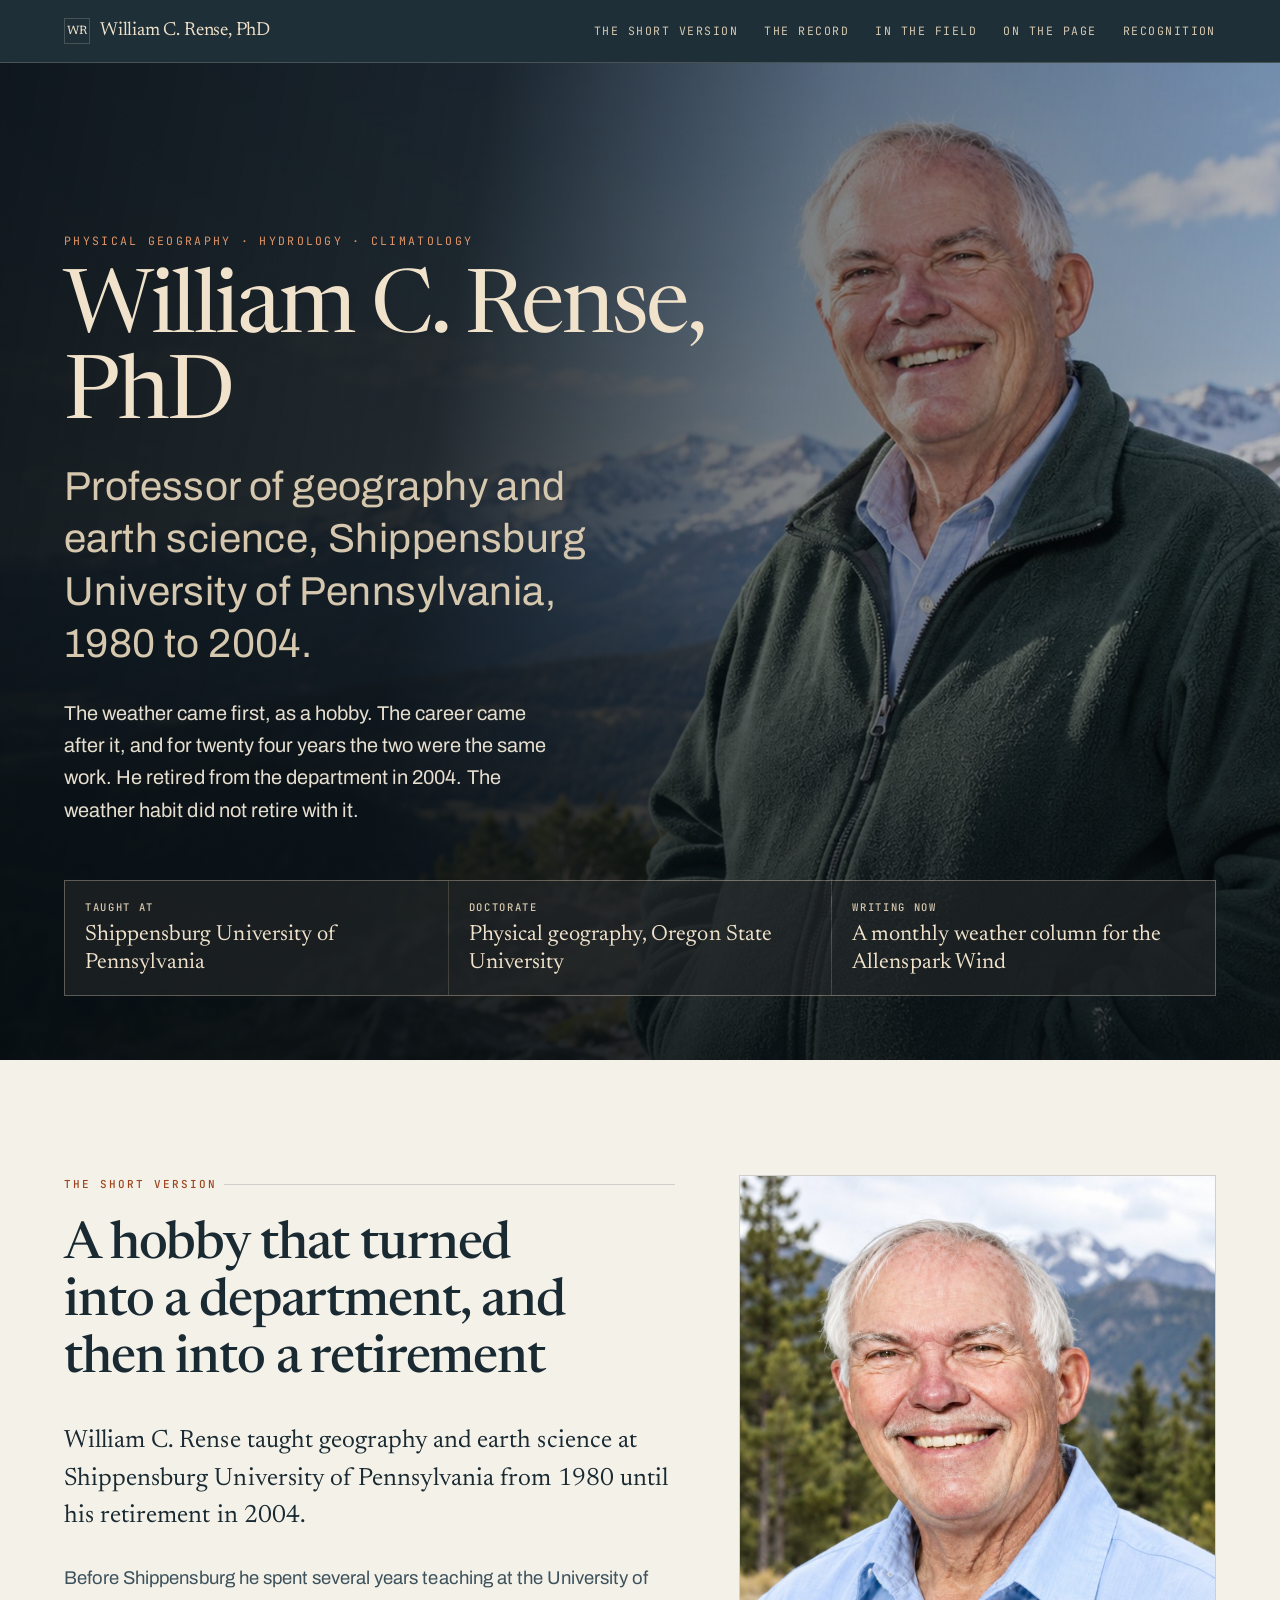
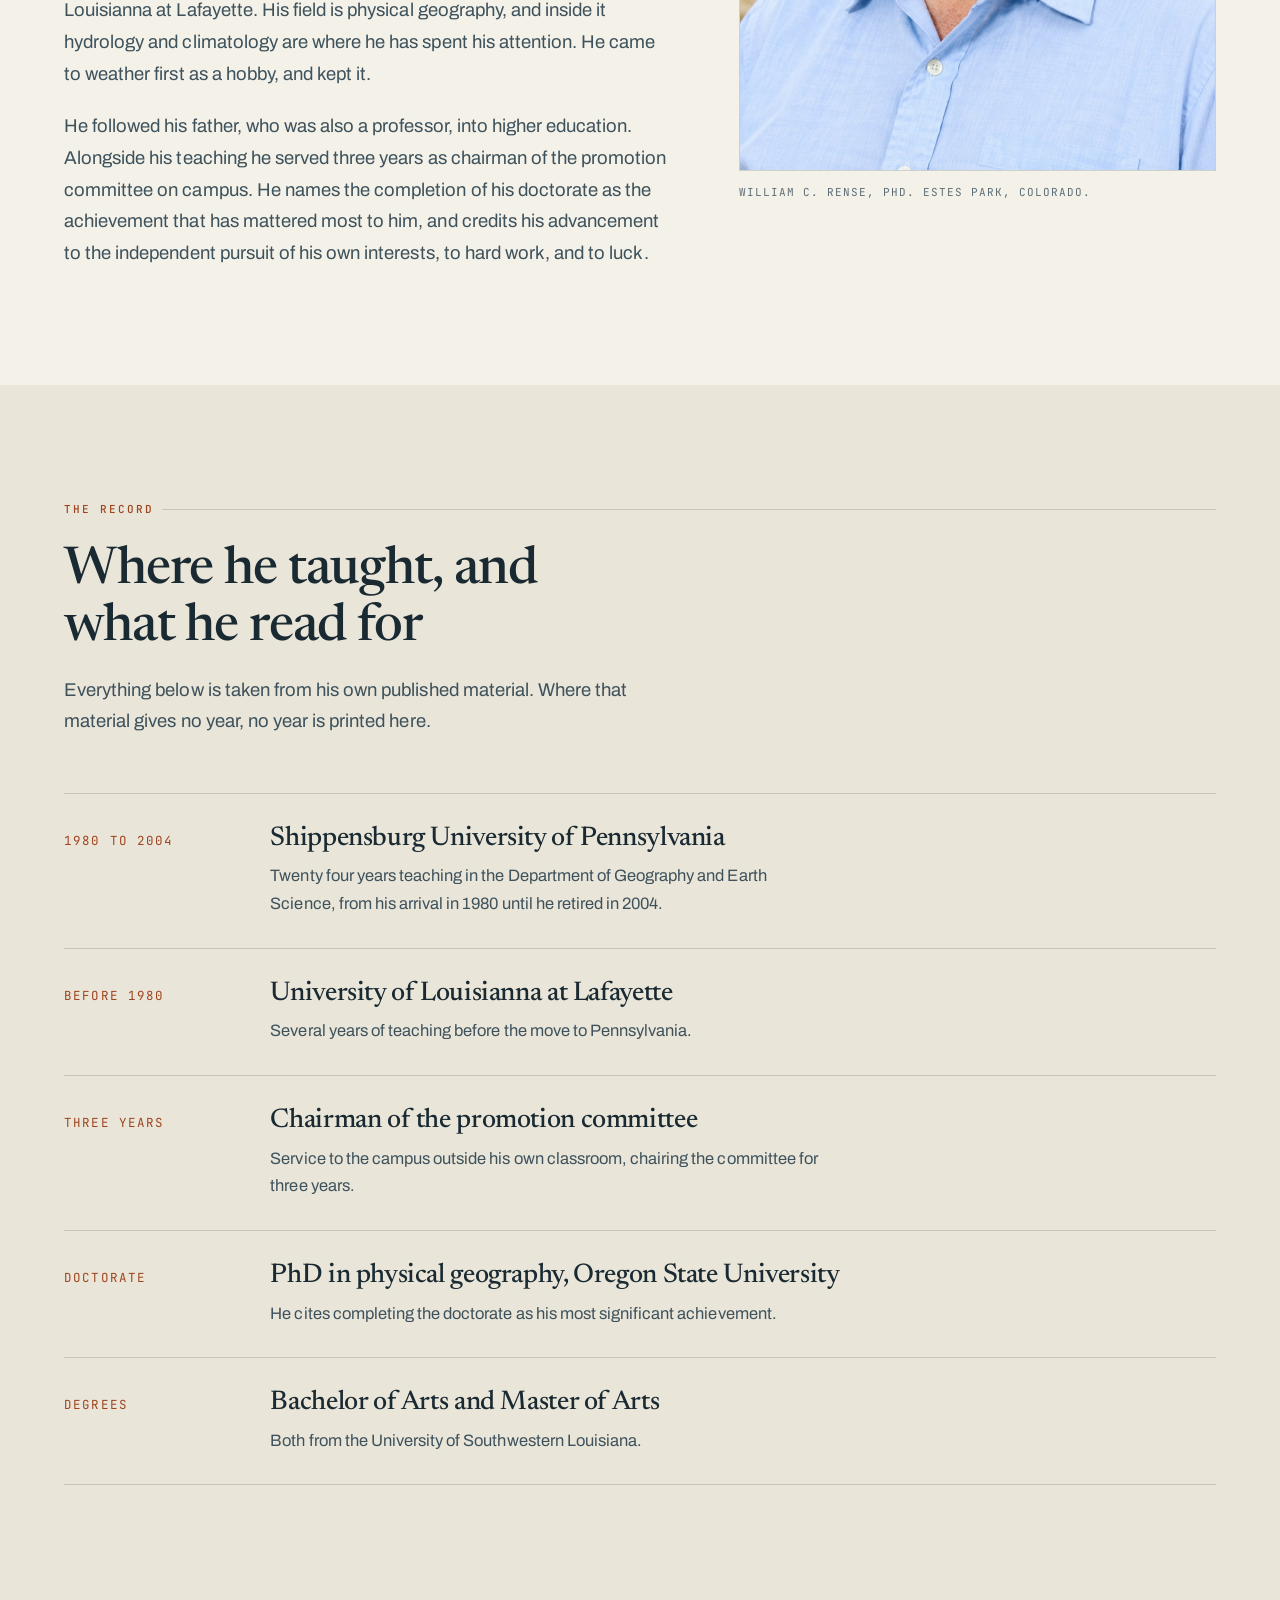
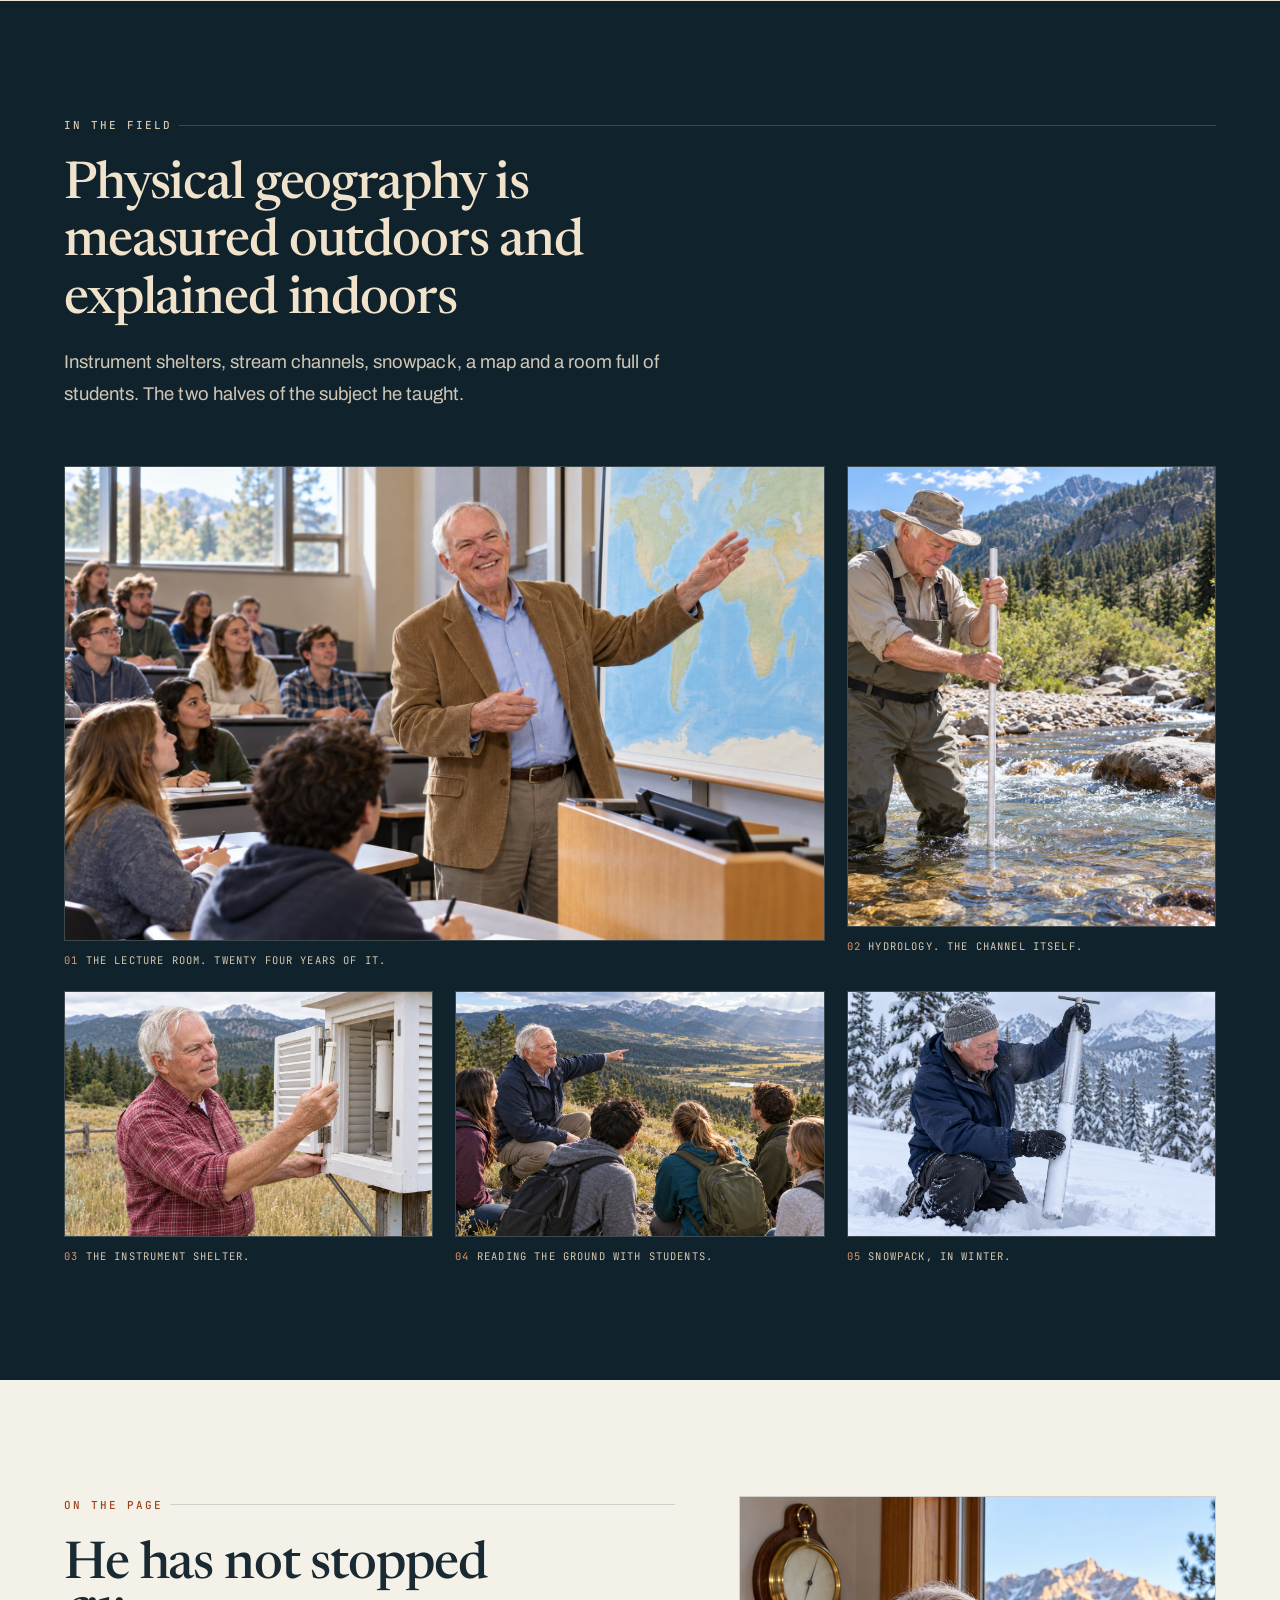
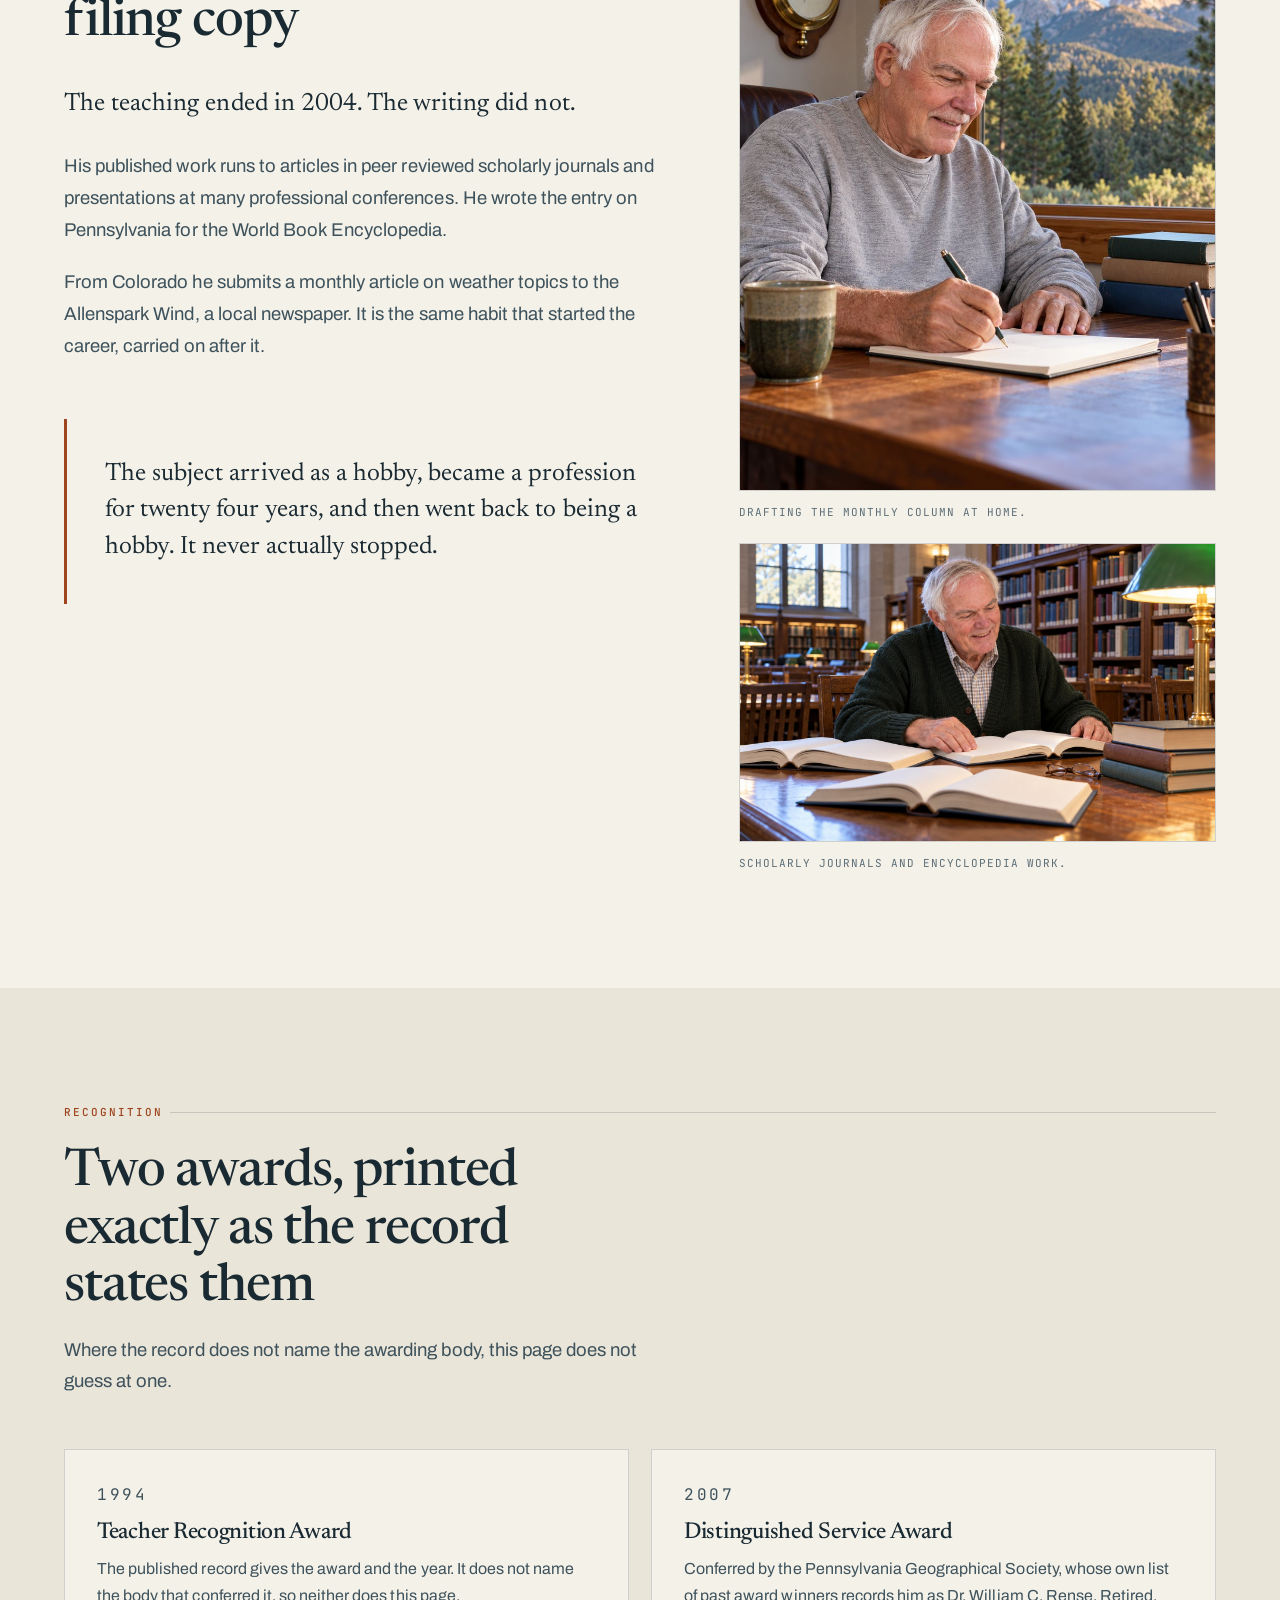
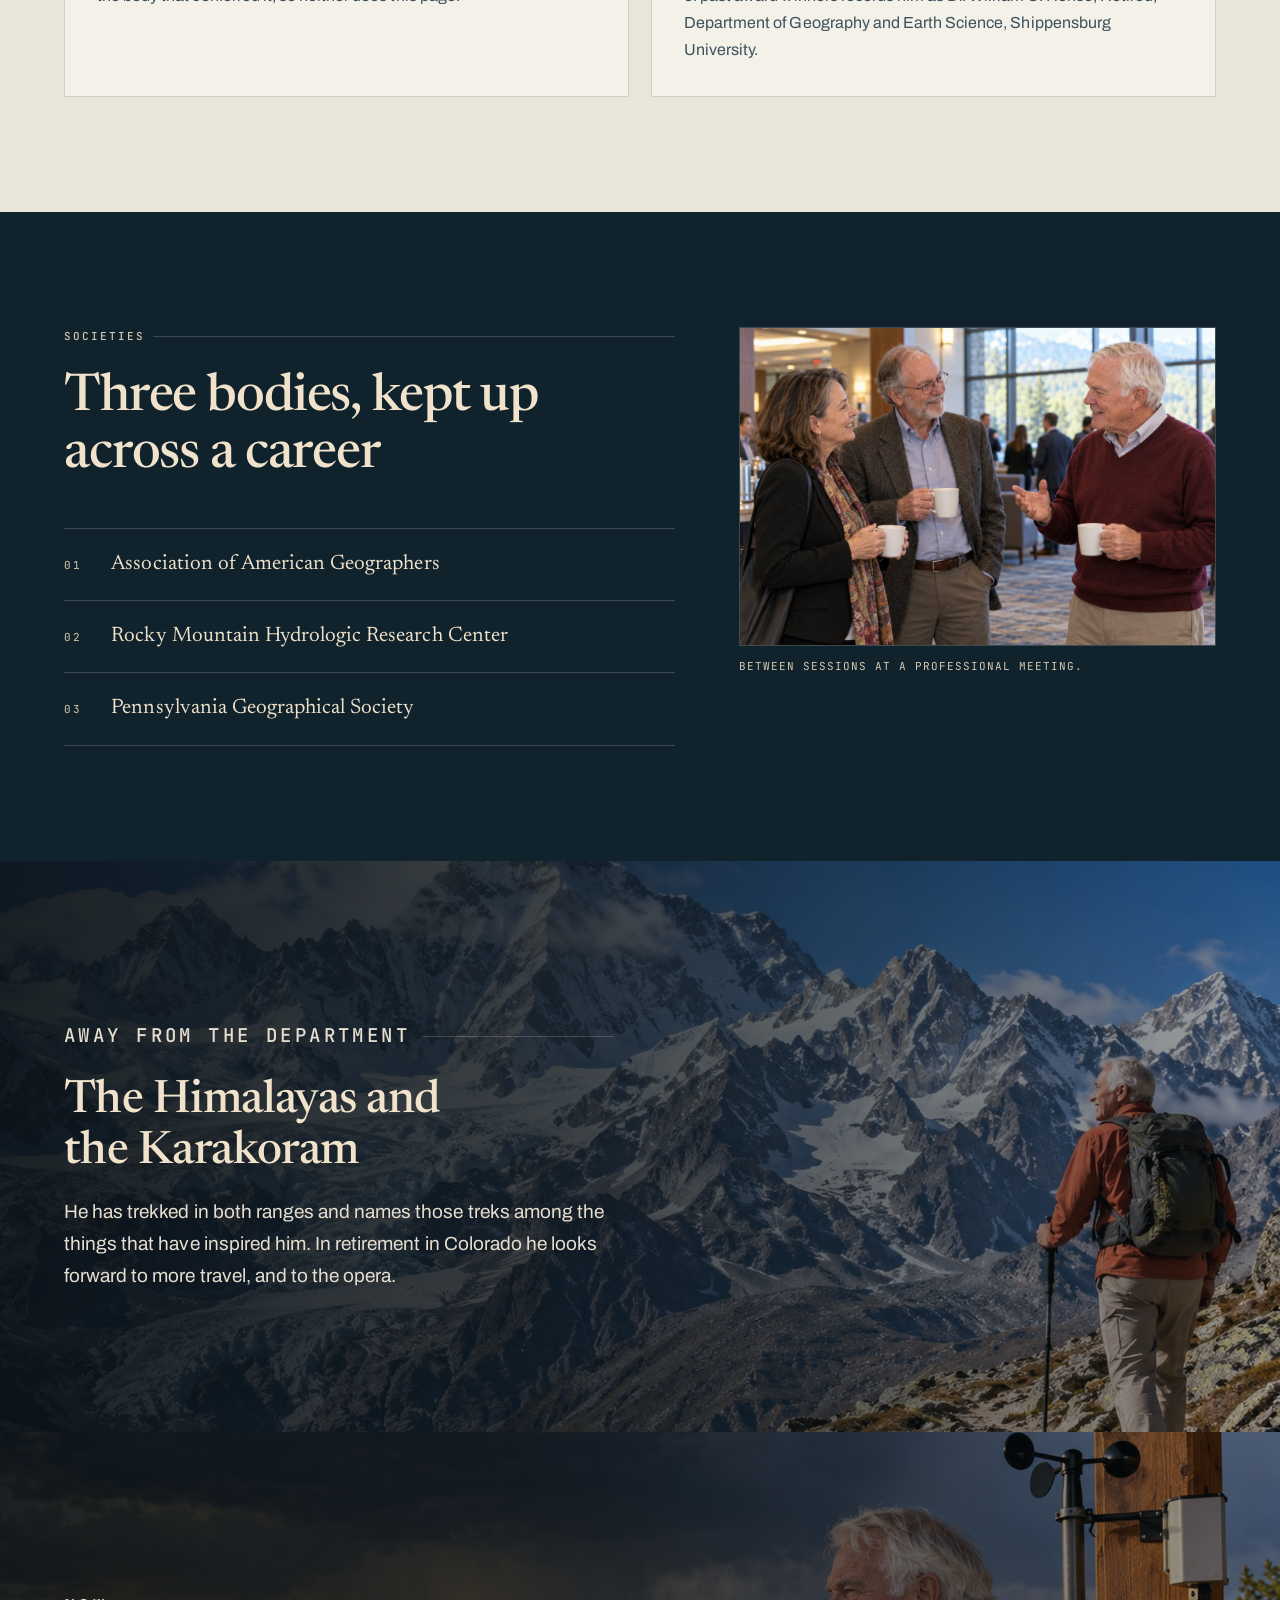
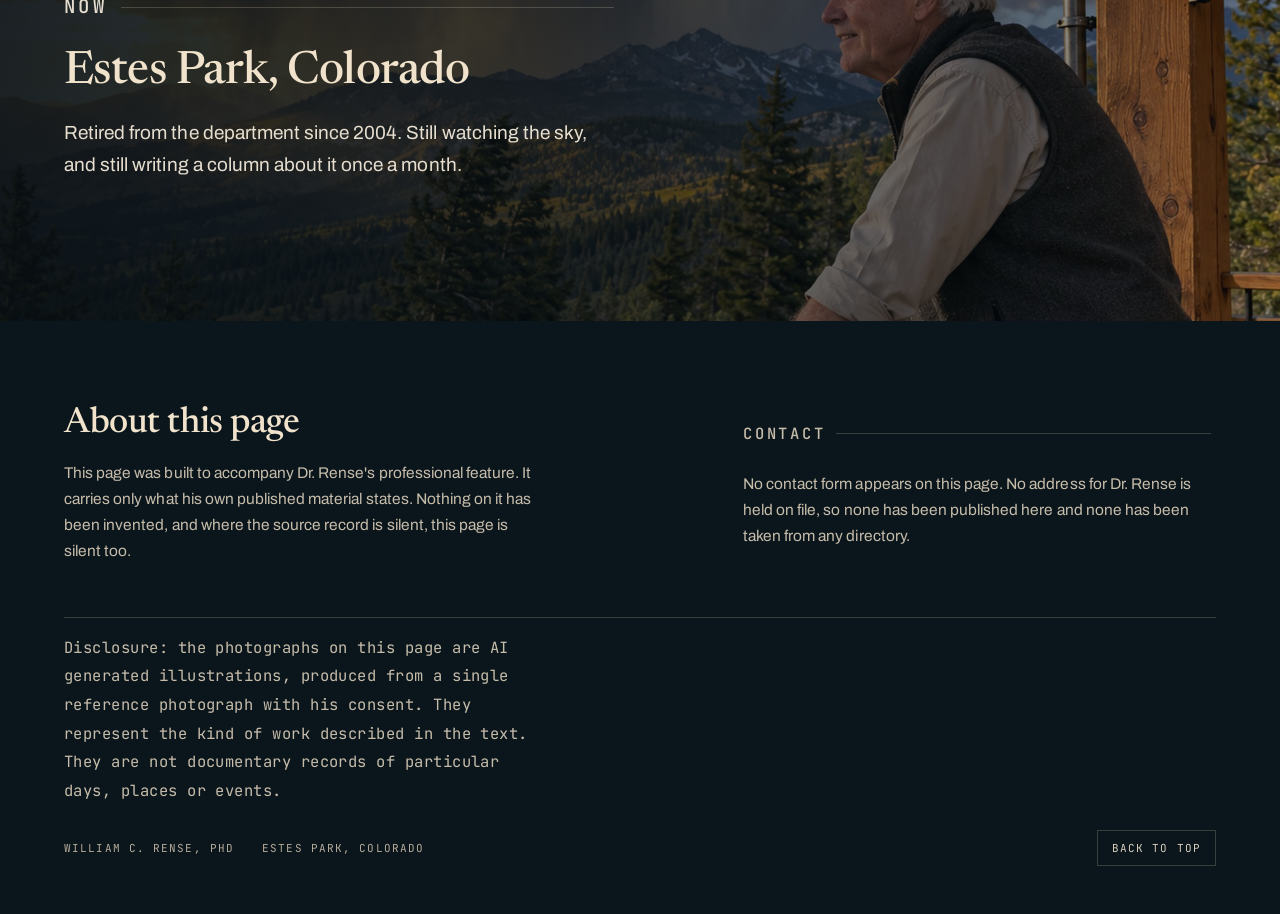
<file: index.html>
<!DOCTYPE html>
<html lang="en">
<head>
<meta charset="utf-8">
<meta name="viewport" content="width=device-width, initial-scale=1">
<title>William C. Rense, PhD | Physical Geography, Hydrology and Climatology</title>
<meta name="description" content="William C. Rense, PhD, taught geography and earth science at Shippensburg University of Pennsylvania from 1980 until 2004. Physical geography, hydrology and climatology. He writes a monthly weather column from Estes Park, Colorado.">
<meta name="robots" content="noindex, nofollow">
<meta name="author" content="William C. Rense, PhD">
<link rel="icon" href="favicon.ico" sizes="any">
<link rel="icon" type="image/png" href="favicon.png" sizes="512x512">
<link rel="apple-touch-icon" href="favicon.png">
<meta name="theme-color" content="#10232D">
<link rel="preconnect" href="https://fonts.googleapis.com">
<link rel="preconnect" href="https://fonts.gstatic.com" crossorigin>
<link href="https://fonts.googleapis.com/css2?family=Newsreader:ital,opsz,wght@0,6..72,300..600;1,6..72,300..500&family=Archivo:wght@400;500;600&family=JetBrains+Mono:wght@400;500&display=swap" rel="stylesheet">
<link rel="stylesheet" href="css/wr.css">
</head>
<body>

<a class="wr-skip" href="#main">Skip to the content</a>

<header class="wr-top">
  <div class="wr-top__in">
    <a class="wr-brand" href="#top" aria-label="William C. Rense, PhD, back to the top"><span class="wr-brand__mk" aria-hidden="true">WR</span><span class="wr-brand__nm">William C. Rense, PhD</span></a>
    <nav class="wr-nav" aria-label="Sections of this page">
      <a href="#about">The short version</a>
      <a href="#record">The record</a>
      <a href="#field">In the field</a>
      <a href="#writing">On the page</a>
      <a href="#recognition">Recognition</a>
    </nav>
  </div>
</header>

<main id="main">

<!-- ============ HERO ============ -->
<section class="wr-hero" id="top">
  <img class="wr-hero__img" src="img/hero.jpg" alt="William C. Rense standing on high open ground in Colorado with a long mountain range behind him." fetchpriority="high" width="2200" height="1238">
  <div class="wr-hero__in">
    <p class="wr-hero__kick">Physical geography &middot; Hydrology &middot; Climatology</p>
    <h1>William C.&nbsp;Rense, PhD
      <em>Professor of geography and earth science, Shippensburg University of Pennsylvania, 1980 to 2004.</em>
    </h1>
    <p class="wr-hero__lede">The weather came first, as a hobby. The career came after it, and for twenty four years the two were the same work. He retired from the department in 2004. The weather habit did not retire with it.</p>

    <ul class="wr-facts">
      <li><b>Taught at</b><span>Shippensburg University of Pennsylvania</span></li>
      <li><b>Doctorate</b><span>Physical geography, Oregon State University</span></li>
      <li><b>Writing now</b><span>A monthly weather column for the Allenspark Wind</span></li>
    </ul>
  </div>
</section>

<!-- ============ THE SHORT VERSION ============ -->
<section class="wr-sec" id="about" aria-labelledby="about-h">
  <div class="wr-wrap wr-split">
    <div>
      <p class="wr-lab">The short version</p>
      <h2 class="wr-h2" id="about-h">A hobby that turned into a department, and then into a retirement</h2>
      <div class="wr-prose" style="margin-top:clamp(22px,3vw,34px)">
        <p class="wr-first">William C. Rense taught geography and earth science at Shippensburg University of Pennsylvania from 1980 until his retirement in 2004.</p>
        <p>Before Shippensburg he spent several years teaching at the University of Louisianna at Lafayette. His field is physical geography, and inside it hydrology and climatology are where he has spent his attention. He came to weather first as a hobby, and kept it.</p>
        <p>He followed his father, who was also a professor, into higher education. Alongside his teaching he served three years as chairman of the promotion committee on campus. He names the completion of his doctorate as the achievement that has mattered most to him, and credits his advancement to the independent pursuit of his own interests, to hard work, and to luck.</p>
      </div>
    </div>
    <figure class="wr-fig">
      <img src="img/portrait.jpg" alt="Portrait of William C. Rense, white haired and smiling, in a pale blue shirt." width="900" height="1125" loading="lazy">
      <figcaption>William C. Rense, PhD. Estes Park, Colorado.</figcaption>
    </figure>
  </div>
</section>

<!-- ============ THE RECORD ============ -->
<section class="wr-sec wr-sec--paper2" id="record" aria-labelledby="record-h">
  <div class="wr-wrap">
    <p class="wr-lab">The record</p>
    <h2 class="wr-h2" id="record-h">Where he taught, and what he read for</h2>
    <p class="wr-sub">Everything below is taken from his own published material. Where that material gives no year, no year is printed here.</p>

    <div class="wr-log">
      <div class="wr-log__row">
        <p class="wr-log__when">1980 to 2004</p>
        <div class="wr-log__what">
          <h3>Shippensburg University of Pennsylvania</h3>
          <p>Twenty four years teaching in the Department of Geography and Earth Science, from his arrival in 1980 until he retired in 2004.</p>
        </div>
      </div>
      <div class="wr-log__row">
        <p class="wr-log__when">Before 1980</p>
        <div class="wr-log__what">
          <h3>University of Louisianna at Lafayette</h3>
          <p>Several years of teaching before the move to Pennsylvania.</p>
        </div>
      </div>
      <div class="wr-log__row">
        <p class="wr-log__when">Three years</p>
        <div class="wr-log__what">
          <h3>Chairman of the promotion committee</h3>
          <p>Service to the campus outside his own classroom, chairing the committee for three years.</p>
        </div>
      </div>
      <div class="wr-log__row">
        <p class="wr-log__when">Doctorate</p>
        <div class="wr-log__what">
          <h3>PhD in physical geography, Oregon State University</h3>
          <p>He cites completing the doctorate as his most significant achievement.</p>
        </div>
      </div>
      <div class="wr-log__row">
        <p class="wr-log__when">Degrees</p>
        <div class="wr-log__what">
          <h3>Bachelor of Arts and Master of Arts</h3>
          <p>Both from the University of Southwestern Louisiana.</p>
        </div>
      </div>
    </div>
  </div>
</section>

<!-- ============ IN THE FIELD ============ -->
<section class="wr-sec wr-sec--ink" id="field" aria-labelledby="field-h">
  <div class="wr-wrap">
    <p class="wr-lab wr-lab--d">In the field</p>
    <h2 class="wr-h2" id="field-h">Physical geography is measured outdoors and explained indoors</h2>
    <p class="wr-sub">Instrument shelters, stream channels, snowpack, a map and a room full of students. The two halves of the subject he taught.</p>

    <div class="wr-plates">
      <figure class="wr-plate wr-plate--wide">
        <img src="img/classroom.jpg" alt="William C. Rense teaching beside a wall map in a university lecture room, students taking notes." width="1600" height="1000" loading="lazy">
        <figcaption><i>01</i> The lecture room. Twenty four years of it.</figcaption>
      </figure>
      <figure class="wr-plate wr-plate--tall">
        <img src="img/stream.jpg" alt="William C. Rense standing in waders in a shallow mountain stream, holding a measuring rod." width="900" height="1125" loading="lazy">
        <figcaption><i>02</i> Hydrology. The channel itself.</figcaption>
      </figure>
      <figure class="wr-plate">
        <img src="img/shelter.jpg" alt="William C. Rense opening the louvred door of a white weather instrument shelter in open grassland." width="1200" height="800" loading="lazy">
        <figcaption><i>03</i> The instrument shelter.</figcaption>
      </figure>
      <figure class="wr-plate">
        <img src="img/fieldtrip.jpg" alt="William C. Rense crouched on a ridge with a group of students, pointing out across a wide valley." width="1200" height="800" loading="lazy">
        <figcaption><i>04</i> Reading the ground with students.</figcaption>
      </figure>
      <figure class="wr-plate">
        <img src="img/snow.jpg" alt="William C. Rense kneeling in deep snow drawing a core sample tube from the snowpack." width="1200" height="800" loading="lazy">
        <figcaption><i>05</i> Snowpack, in winter.</figcaption>
      </figure>
    </div>
  </div>
</section>

<!-- ============ ON THE PAGE ============ -->
<section class="wr-sec" id="writing" aria-labelledby="writing-h">
  <div class="wr-wrap wr-split">
    <div>
      <p class="wr-lab">On the page</p>
      <h2 class="wr-h2" id="writing-h">He has not stopped filing copy</h2>
      <div class="wr-prose" style="margin-top:clamp(22px,3vw,34px)">
        <p class="wr-first">The teaching ended in 2004. The writing did not.</p>
        <p>His published work runs to articles in peer reviewed scholarly journals and presentations at many professional conferences. He wrote the entry on Pennsylvania for the World Book Encyclopedia.</p>
        <p>From Colorado he submits a monthly article on weather topics to the Allenspark Wind, a local newspaper. It is the same habit that started the career, carried on after it.</p>
      </div>
      <p class="wr-note">The subject arrived as a hobby, became a profession for twenty four years, and then went back to being a hobby. It never actually stopped.</p>
    </div>
    <div>
      <figure class="wr-fig">
        <img src="img/writing.jpg" alt="William C. Rense writing in a notebook at a wooden desk beside a window, with a barometer on the wall." width="900" height="1125" loading="lazy">
        <figcaption>Drafting the monthly column at home.</figcaption>
      </figure>
      <figure class="wr-fig" style="margin-top:clamp(14px,2vw,22px)">
        <img src="img/library.jpg" alt="William C. Rense reading at a long table in a library reading room with open volumes in front of him." width="1600" height="1000" loading="lazy">
        <figcaption>Scholarly journals and encyclopedia work.</figcaption>
      </figure>
    </div>
  </div>
</section>

<!-- ============ RECOGNITION ============ -->
<section class="wr-sec wr-sec--paper2" id="recognition" aria-labelledby="rec-h">
  <div class="wr-wrap">
    <p class="wr-lab">Recognition</p>
    <h2 class="wr-h2" id="rec-h">Two awards, printed exactly as the record states them</h2>
    <p class="wr-sub">Where the record does not name the awarding body, this page does not guess at one.</p>

    <div class="wr-cards">
      <article class="wr-card">
        <p class="wr-card__n">1994</p>
        <h3>Teacher Recognition Award</h3>
        <p>The published record gives the award and the year. It does not name the body that conferred it, so neither does this page.</p>
      </article>
      <article class="wr-card">
        <p class="wr-card__n">2007</p>
        <h3>Distinguished Service Award</h3>
        <p>Conferred by the Pennsylvania Geographical Society, whose own list of past award winners records him as Dr. William C. Rense, Retired, Department of Geography and Earth Science, Shippensburg University.</p>
      </article>
    </div>
  </div>
</section>

<!-- ============ MEMBERSHIPS ============ -->
<section class="wr-sec wr-sec--ink" id="societies" aria-labelledby="soc-h">
  <div class="wr-wrap wr-split">
    <div>
      <p class="wr-lab wr-lab--d">Societies</p>
      <h2 class="wr-h2" id="soc-h">Three bodies, kept up across a career</h2>
      <ul class="wr-roll">
        <li><i>01</i>Association of American Geographers</li>
        <li><i>02</i>Rocky Mountain Hydrologic Research Center</li>
        <li><i>03</i>Pennsylvania Geographical Society</li>
      </ul>
    </div>
    <figure class="wr-fig">
      <img src="img/foyer.jpg" alt="William C. Rense talking with two colleagues over coffee in a conference foyer with mountains through the window." width="1200" height="800" loading="lazy">
      <figcaption>Between sessions at a professional meeting.</figcaption>
    </figure>
  </div>
</section>

<!-- ============ BAND, THE TREKS ============ -->
<section class="wr-band" aria-labelledby="trek-h">
  <img src="img/trek.jpg" alt="A white haired walker on a high stony trail with a glaciated range and icefall filling the distance." width="2000" height="750" loading="lazy">
  <div class="wr-band__in">
    <p class="wr-lab wr-lab--d">Away from the department</p>
    <h2 id="trek-h">The Himalayas and the Karakoram</h2>
    <p>He has trekked in both ranges and names those treks among the things that have inspired him. In retirement in Colorado he looks forward to more travel, and to the opera.</p>
  </div>
</section>

<!-- ============ BAND, COLORADO ============ -->
<section class="wr-band" aria-labelledby="co-h">
  <img src="img/porch.jpg" alt="William C. Rense leaning on a timber porch rail watching a storm build over a Colorado ridge, an anemometer on a mast beside him." width="2000" height="750" loading="lazy">
  <div class="wr-band__in">
    <p class="wr-lab wr-lab--d">Now</p>
    <h2 id="co-h">Estes Park, Colorado</h2>
    <p>Retired from the department since 2004. Still watching the sky, and still writing a column about it once a month.</p>
  </div>
</section>

</main>

<footer class="wr-foot">
  <div class="wr-wrap">
    <div class="wr-foot__grid">
      <div>
        <h2>About this page</h2>
        <p>This page was built to accompany Dr. Rense's professional feature. It carries only what his own published material states. Nothing on it has been invented, and where the source record is silent, this page is silent too.</p>
      </div>
      <div>
        <p class="wr-lab wr-lab--d">Contact</p>
        <p style="margin-top:0">No contact form appears on this page. No address for Dr. Rense is held on file, so none has been published here and none has been taken from any directory.</p>
      </div>
    </div>

    <hr class="wr-foot__rule">
    <p class="wr-disc">Disclosure: the photographs on this page are AI generated illustrations, produced from a single reference photograph with his consent. They represent the kind of work described in the text. They are not documentary records of particular days, places or events.</p>
    <div class="wr-foot__base">
      <span>William C. Rense, PhD</span>
      <span>Estes Park, Colorado</span>
      <a class="wr-totop" href="#top">Back to top</a>
    </div>
  </div>
</footer>

</body>
</html>
</file>
<file: css/wr.css>
/* William C. Rense, PhD. Site stylesheet. Prefix wr- on every class. */

:root{
  --wr-ink:#10232D;
  --wr-ink-2:#1C333F;
  --wr-ink-3:#0B161C;
  --wr-paper:#F4F1E9;
  --wr-paper-2:#EAE5D9;
  --wr-paper-3:#DED7C7;
  --wr-type:#1A2A32;
  --wr-type-2:#3E525C;
  --wr-mid:#5C6E77;
  --wr-ivory:#F0E2CB;
  --wr-ivory-2:#D6C8AF;
  --wr-brick:#9E451F;
  --wr-brick-lt:#E09468;
  --wr-sky:#A9C9D8;
  --wr-rule:rgba(16,35,45,.16);
  --wr-rule-d:rgba(240,226,203,.20);
  --wr-disp:"Newsreader",Georgia,serif;
  --wr-sans:"Archivo",system-ui,-apple-system,Segoe UI,sans-serif;
  --wr-mono:"JetBrains Mono",ui-monospace,SFMono-Regular,Menlo,monospace;
  --wr-pad:clamp(20px,5vw,72px);
  --wr-max:1280px;
  color-scheme:light;
}

*,*::before,*::after{box-sizing:border-box;}
html{-webkit-text-size-adjust:100%;scroll-behavior:smooth;}
@media (prefers-reduced-motion:reduce){html{scroll-behavior:auto;}
  *{animation-duration:.001ms!important;transition-duration:.001ms!important;}}
body{
  margin:0;background:var(--wr-paper);color:var(--wr-type);
  font-family:var(--wr-sans);font-size:17px;line-height:1.68;
  font-weight:400;letter-spacing:.002em;
  overflow-x:hidden;
}
img{max-width:100%;display:block;height:auto;}
a{color:inherit;}
h1,h2,h3,h4{margin:0;font-family:var(--wr-disp);font-weight:500;line-height:1.1;letter-spacing:-.012em;}
p{margin:0 0 1.1em;}
p:last-child{margin-bottom:0;}

.wr-wrap{max-width:var(--wr-max);margin:0 auto;padding-inline:var(--wr-pad);}
.wr-narrow{max-width:760px;}

/* ---------- small caps label ---------- */
.wr-lab{
  font-family:var(--wr-mono);font-size:11px;font-weight:500;
  letter-spacing:.18em;text-transform:uppercase;color:var(--wr-brick);
  display:flex;align-items:center;gap:.7em;margin:0 0 1.5rem;
}
.wr-lab::after{content:"";flex:1;height:1px;background:var(--wr-rule);}
.wr-lab--d{color:var(--wr-ivory-2);}
.wr-lab--d::after{background:var(--wr-rule-d);}

/* ---------- skip link ---------- */
.wr-skip{
  position:absolute;left:-9999px;top:0;z-index:200;
  background:var(--wr-ink);color:var(--wr-ivory);padding:12px 18px;
  font-family:var(--wr-mono);font-size:13px;
}
.wr-skip:focus{left:8px;top:8px;}
:focus-visible{outline:2px solid var(--wr-brick);outline-offset:3px;}

/* ---------- masthead ---------- */
.wr-top{
  position:sticky;top:0;z-index:100;
  background:rgba(16,35,45,.94);
  backdrop-filter:saturate(140%) blur(10px);
  border-bottom:1px solid var(--wr-rule-d);
}
.wr-top__in{
  max-width:var(--wr-max);margin:0 auto;padding:0 var(--wr-pad);
  height:62px;display:flex;align-items:center;gap:24px;
}
.wr-brand{
  display:flex;align-items:center;gap:10px;text-decoration:none;
  color:var(--wr-ivory);font-family:var(--wr-disp);font-size:19px;
  letter-spacing:-.01em;white-space:nowrap;
}
.wr-brand__mk{
  width:26px;height:26px;border:1px solid var(--wr-rule-d);
  display:grid;place-items:center;font-family:var(--wr-disp);
  font-size:12px;letter-spacing:.04em;color:var(--wr-ivory);flex:none;
}
.wr-nav{margin-left:auto;display:flex;gap:26px;}
.wr-nav a{
  font-family:var(--wr-mono);font-size:11.5px;letter-spacing:.13em;
  text-transform:uppercase;color:var(--wr-ivory-2);text-decoration:none;
  padding:4px 0;border-bottom:1px solid transparent;transition:color .18s,border-color .18s;
}
.wr-nav a:hover,.wr-nav a:focus-visible{color:var(--wr-ivory);border-bottom-color:var(--wr-brick-lt);}


/* ---------- hero ---------- */
.wr-hero{position:relative;background:var(--wr-ink-3);color:var(--wr-ivory);isolation:isolate;}
.wr-hero__img{
  position:absolute;inset:0;width:100%;height:100%;object-fit:cover;
  object-position:72% 42%;z-index:-2;
}
.wr-hero::after{
  content:"";position:absolute;inset:0;z-index:-1;
  background:
    linear-gradient(100deg,rgba(7,14,18,.95) 0%,rgba(7,14,18,.88) 34%,rgba(7,14,18,.52) 58%,rgba(7,14,18,.22) 100%),
    linear-gradient(to top,rgba(7,14,18,.72),rgba(7,14,18,0) 48%);
}
.wr-hero__in{
  max-width:var(--wr-max);margin:0 auto;padding:clamp(96px,14vw,168px) var(--wr-pad) clamp(40px,6vw,64px);
  min-height:min(86vh,760px);display:flex;flex-direction:column;justify-content:flex-end;
}
.wr-hero__kick{
  font-family:var(--wr-mono);font-size:11.5px;letter-spacing:.2em;text-transform:uppercase;
  color:var(--wr-brick-lt);margin:0 0 1.1rem;
}
.wr-hero h1{
  font-size:clamp(42px,8.2vw,88px);line-height:.98;letter-spacing:-.028em;
  max-width:14ch;color:var(--wr-ivory);font-weight:400;
}
.wr-hero h1 em{font-style:normal;display:block;color:var(--wr-ivory-2);font-size:.46em;letter-spacing:.01em;line-height:1.3;margin-top:.5em;max-width:24ch;font-family:var(--wr-sans);font-weight:400;}
.wr-hero__lede{
  margin:1.6rem 0 0;max-width:46ch;font-size:clamp(17px,1.9vw,20px);
  line-height:1.62;color:#E6DECF;
}
.wr-facts{
  margin:clamp(34px,5vw,54px) 0 0;padding:0;list-style:none;
  display:grid;gap:1px;background:var(--wr-rule-d);
  grid-template-columns:repeat(3,minmax(0,1fr));
  border:1px solid var(--wr-rule-d);
}
.wr-facts li{background:rgba(7,14,18,.62);padding:18px 20px;}
.wr-facts dt,.wr-facts b{
  display:block;font-family:var(--wr-mono);font-size:10.5px;letter-spacing:.16em;
  text-transform:uppercase;color:var(--wr-ivory-2);font-weight:500;margin-bottom:.5em;
}
.wr-facts span{display:block;font-family:var(--wr-disp);font-size:clamp(17px,2.1vw,22px);line-height:1.25;color:var(--wr-ivory);}
@media (max-width:760px){.wr-facts{grid-template-columns:1fr;}}

/* ---------- section scaffolding ---------- */
.wr-sec{padding:clamp(64px,9vw,118px) 0;position:relative;}
.wr-sec--paper2{background:var(--wr-paper-2);}
.wr-sec--ink{background:var(--wr-ink);color:var(--wr-ivory);}
.wr-sec--ink h2,.wr-sec--ink h3{color:var(--wr-ivory);}
.wr-h2{font-size:clamp(30px,4.4vw,52px);letter-spacing:-.022em;max-width:17ch;}
.wr-sub{margin-top:1.1rem;max-width:56ch;font-size:clamp(16px,1.7vw,18.5px);color:var(--wr-type-2);}
.wr-sec--ink .wr-sub{color:#CFC6B6;}

/* two column intro */
.wr-split{display:grid;grid-template-columns:minmax(0,1fr) minmax(0,.78fr);gap:clamp(32px,5vw,72px);align-items:start;}
@media (max-width:900px){.wr-split{grid-template-columns:1fr;}}
.wr-prose p{font-size:clamp(16.5px,1.75vw,18.5px);line-height:1.72;color:var(--wr-type-2);}
.wr-prose p.wr-first{font-size:clamp(19px,2.3vw,25px);line-height:1.5;color:var(--wr-type);font-family:var(--wr-disp);font-weight:400;}
.wr-fig{margin:0;}
.wr-fig img{width:100%;border:1px solid var(--wr-rule);}
.wr-fig figcaption{
  margin-top:.8rem;font-family:var(--wr-mono);font-size:11px;letter-spacing:.09em;
  text-transform:uppercase;color:var(--wr-mid);line-height:1.6;
}
.wr-sec--ink .wr-fig figcaption{color:var(--wr-ivory-2);}
.wr-sec--ink .wr-fig img{border-color:var(--wr-rule-d);}

/* ---------- the record: ruled log ---------- */
.wr-log{margin-top:clamp(34px,5vw,56px);border-top:1px solid var(--wr-rule);}
.wr-log__row{
  display:grid;grid-template-columns:168px minmax(0,1fr);
  gap:clamp(16px,3vw,40px);padding:clamp(22px,3vw,30px) 0;
  border-bottom:1px solid var(--wr-rule);align-items:baseline;
}
.wr-log__when{
  font-family:var(--wr-mono);font-size:12.5px;letter-spacing:.09em;
  color:var(--wr-brick);text-transform:uppercase;line-height:1.5;
}
.wr-log__what h3{font-size:clamp(20px,2.4vw,27px);letter-spacing:-.014em;}
.wr-log__what p{margin:.55rem 0 0;color:var(--wr-type-2);max-width:62ch;font-size:16.5px;}
@media (max-width:700px){.wr-log__row{grid-template-columns:1fr;gap:6px;}}

/* ---------- plates ---------- */
.wr-plates{
  margin-top:clamp(34px,5vw,56px);
  display:grid;grid-template-columns:repeat(6,minmax(0,1fr));
  gap:clamp(12px,1.8vw,22px);
}
.wr-plate{margin:0;grid-column:span 2;}
.wr-plate img{width:100%;aspect-ratio:3/2;object-fit:cover;border:1px solid var(--wr-rule-d);}
.wr-plate--tall{grid-column:span 2;}
.wr-plate--tall img{aspect-ratio:4/5;}
.wr-plate--wide{grid-column:span 4;}
.wr-plate--wide img{aspect-ratio:16/10;}
.wr-plate figcaption{
  margin-top:.7rem;display:flex;gap:.7em;align-items:baseline;
  font-family:var(--wr-mono);font-size:10.5px;letter-spacing:.11em;
  text-transform:uppercase;color:var(--wr-ivory-2);line-height:1.6;
}
.wr-plate figcaption i{font-style:normal;color:var(--wr-brick-lt);flex:none;}
@media (max-width:860px){
  .wr-plates{grid-template-columns:repeat(2,minmax(0,1fr));}
  .wr-plate,.wr-plate--tall,.wr-plate--wide{grid-column:span 1;}
  .wr-plate--wide{grid-column:span 2;}
}
@media (max-width:520px){
  .wr-plates{grid-template-columns:1fr;}
  .wr-plate,.wr-plate--tall,.wr-plate--wide{grid-column:span 1;}
}

/* ---------- band ---------- */
.wr-band{position:relative;background:var(--wr-ink-3);color:var(--wr-ivory);isolation:isolate;}
.wr-band img{position:absolute;inset:0;width:100%;height:100%;object-fit:cover;z-index:-2;}
.wr-band::after{content:"";position:absolute;inset:0;z-index:-1;
  background:linear-gradient(95deg,rgba(7,14,18,.92) 0%,rgba(7,14,18,.78) 44%,rgba(7,14,18,.36) 100%);}
.wr-band__in{max-width:var(--wr-max);margin:0 auto;padding:clamp(72px,11vw,140px) var(--wr-pad);}
.wr-band h2{font-size:clamp(28px,4vw,46px);max-width:16ch;color:var(--wr-ivory);}
.wr-band p{margin-top:1.2rem;max-width:50ch;color:#E6DECF;font-size:clamp(16.5px,1.8vw,19px);}

/* ---------- cards ---------- */
.wr-cards{
  margin-top:clamp(32px,5vw,52px);display:grid;gap:clamp(14px,2vw,22px);
  grid-template-columns:repeat(auto-fit,minmax(min(100%,268px),1fr));
}
.wr-card{
  background:var(--wr-paper);border:1px solid var(--wr-rule);
  padding:clamp(24px,3vw,32px);display:flex;flex-direction:column;gap:.7rem;
}
.wr-sec--ink .wr-card{background:rgba(239,227,206,.055);border-color:var(--wr-rule-d);}
.wr-card__n{
  font-family:var(--wr-mono);font-size:10.5px;letter-spacing:.17em;
  text-transform:uppercase;color:var(--wr-brick);
}
.wr-sec--ink .wr-card__n{color:var(--wr-brick-lt);}
.wr-card h3{font-size:clamp(19px,2.1vw,23px);letter-spacing:-.012em;}
.wr-card p{margin:0;color:var(--wr-type-2);font-size:16px;}
.wr-sec--ink .wr-card p{color:#CFC6B6;}

/* ---------- list of memberships ---------- */
.wr-roll{margin:clamp(30px,4vw,44px) 0 0;padding:0;list-style:none;border-top:1px solid var(--wr-rule);}
.wr-sec--ink .wr-roll{border-color:var(--wr-rule-d);}
.wr-roll li{
  padding:18px 0;border-bottom:1px solid var(--wr-rule);
  display:flex;gap:1em;align-items:baseline;
  font-size:clamp(17px,2vw,21px);font-family:var(--wr-disp);
}
.wr-sec--ink .wr-roll li{border-color:var(--wr-rule-d);}
.wr-roll li i{
  font-style:normal;font-family:var(--wr-mono);font-size:11px;letter-spacing:.14em;
  color:var(--wr-mid);flex:none;min-width:2.4em;
}
.wr-sec--ink .wr-roll li i{color:var(--wr-ivory-2);}

/* ---------- pull quote style standfirst (no fabricated quotes) ---------- */
.wr-note{
  margin-top:clamp(36px,5vw,56px);padding:clamp(26px,3.4vw,38px);
  border-left:3px solid var(--wr-brick);background:var(--wr-paper);
  font-family:var(--wr-disp);font-size:clamp(19px,2.3vw,25px);line-height:1.46;
  color:var(--wr-type);max-width:52ch;
}
.wr-sec--ink .wr-note{background:rgba(239,227,206,.06);border-left-color:var(--wr-brick-lt);color:var(--wr-ivory);}

/* ---------- footer ---------- */
.wr-foot{background:var(--wr-ink-3);color:var(--wr-ivory-2);padding:clamp(54px,7vw,84px) 0 clamp(34px,4vw,48px);}
.wr-foot__grid{display:grid;grid-template-columns:minmax(0,1.3fr) minmax(0,1fr);gap:clamp(28px,5vw,64px);align-items:start;}
@media (max-width:820px){.wr-foot__grid{grid-template-columns:1fr;}}
.wr-foot h2{font-size:clamp(24px,3.2vw,36px);color:var(--wr-ivory);max-width:18ch;}
.wr-foot p{margin-top:1rem;font-size:15.5px;color:#C6BCAA;max-width:52ch;}
.wr-foot__rule{margin:clamp(34px,5vw,52px) 0 0;border:0;border-top:1px solid var(--wr-rule-d);}
.wr-foot__base{
  margin-top:24px;display:flex;flex-wrap:wrap;gap:14px 28px;align-items:center;
  font-family:var(--wr-mono);font-size:11px;letter-spacing:.1em;text-transform:uppercase;color:#B6AC9A;
}
.wr-foot__base a{color:#D8CFBD;}
.wr-disc{
  margin-top:20px;font-family:var(--wr-mono);font-size:11.5px;line-height:1.85;
  letter-spacing:.03em;color:#B6AC9A;max-width:74ch;text-transform:none;
}
.wr-totop{
  margin-left:auto;text-decoration:none;border:1px solid var(--wr-rule-d);
  padding:8px 14px;color:#D8CFBD;
}
.wr-totop:hover{border-color:var(--wr-brick-lt);color:var(--wr-ivory);}

/* ---------- narrow viewports ---------- */
/* On a phone the hero and band images fill the whole width, so a left weighted
   gradient leaves the text sitting on open sky. Below 860px the scrim goes
   vertical and much heavier, which is what the pixel audit asks for. */
@media (max-width:860px){
  .wr-hero::after{
    background:linear-gradient(to top,rgba(4,9,12,.97) 0%,rgba(4,9,12,.95) 58%,rgba(4,9,12,.88) 82%,rgba(4,9,12,.66) 100%);
  }
  .wr-band::after{
    background:linear-gradient(to top,rgba(4,9,12,.96) 0%,rgba(4,9,12,.93) 55%,rgba(4,9,12,.82) 100%);
  }
  .wr-hero__img{object-position:68% 34%;}

  /* The section nav stays on a phone. It wraps onto a second line rather than
     scrolling sideways, so every link is reachable without a swipe. */
  .wr-top__in{height:auto;min-height:58px;padding-top:9px;padding-bottom:9px;flex-wrap:wrap;gap:10px 18px;}
  .wr-brand__nm{display:none;}
  .wr-brand__mk{width:30px;height:30px;font-size:12.5px;}
  .wr-nav{margin-left:auto;flex-wrap:wrap;gap:8px 16px;row-gap:6px;justify-content:flex-end;}
  .wr-nav a{white-space:nowrap;font-size:10.5px;letter-spacing:.1em;}
}
@media (max-width:420px){
  .wr-nav{gap:6px 13px;}
  .wr-nav a{font-size:10px;letter-spacing:.06em;}
}
@media (max-width:860px){
  .wr-hero__in{min-height:min(94vh,860px);padding-top:clamp(150px,34vw,230px);}
  .wr-hero::after{
    background:linear-gradient(to top,rgba(4,9,12,.97) 0%,rgba(4,9,12,.95) 56%,rgba(4,9,12,.84) 76%,rgba(4,9,12,.42) 100%);
  }
}
@media (max-width:860px){
  /* On a phone the kicker sits high in the frame, where the scrim is lightest
     by design so that his face still reads. The accent tint is lifted here so
     the line clears 4.5:1 against the brightest ground it can land on. */
  .wr-hero__kick{color:#F7D3BA;}
}
</file>
